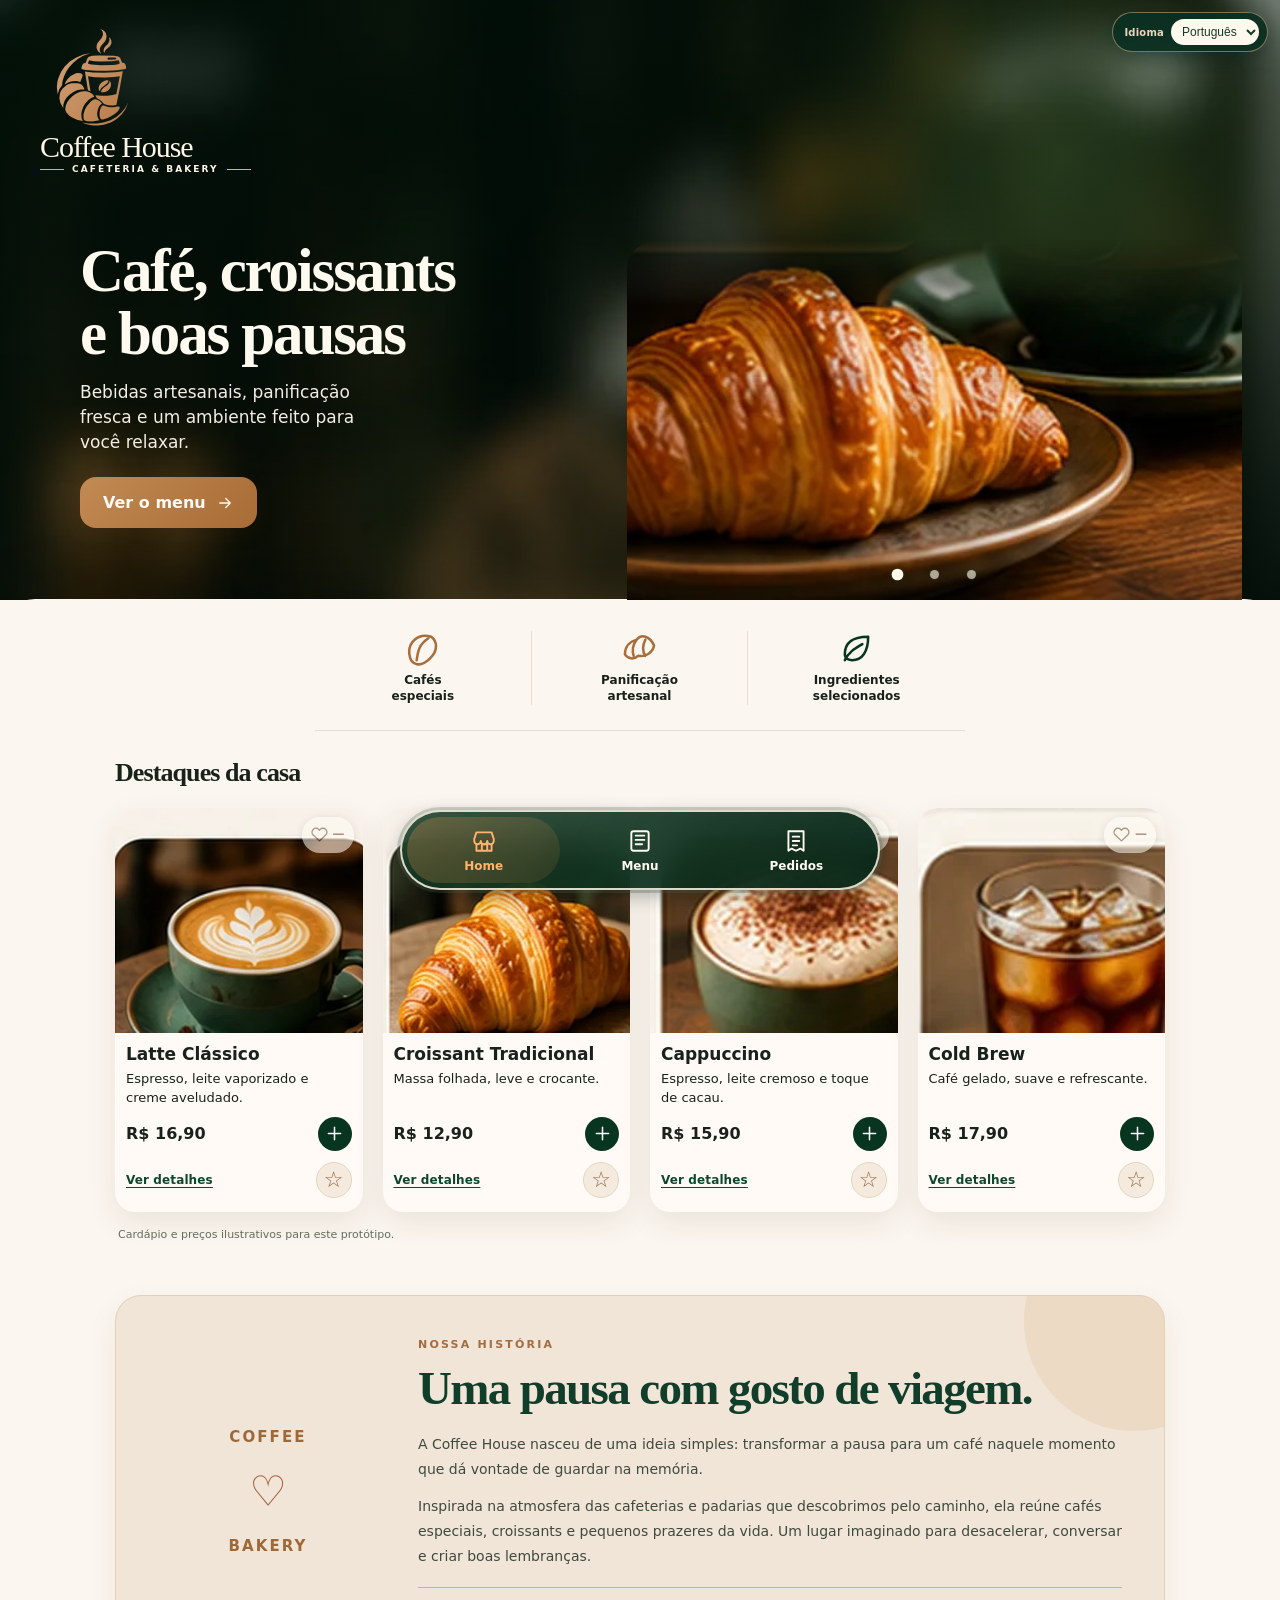
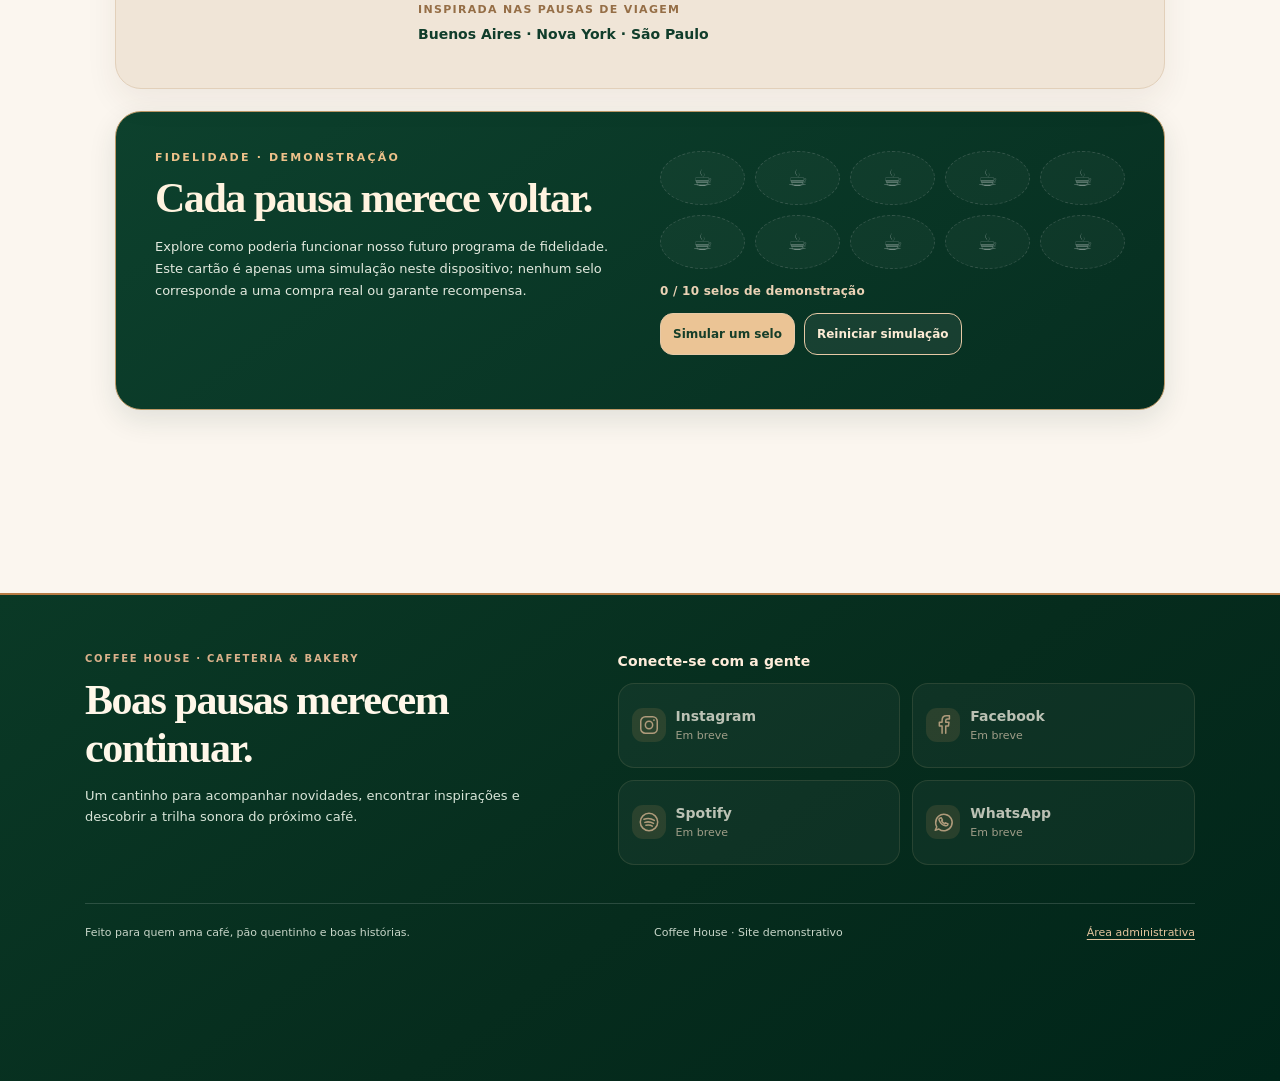
<file: index.html>
<!doctype html><html lang="pt-BR"><head><meta charset="utf-8"><meta name="viewport" content="width=device-width,initial-scale=1,viewport-fit=cover"><meta name="theme-color" content="#083321"><meta name="description" content="Coffee House — café, croissants e boas pausas. Protótipo de cafeteria e bakery."><title>Coffee House · Cafeteria & Bakery</title><meta name="robots" content="index,follow"><link rel="canonical" href="https://iamdanieldantas.github.io/coffee-shop/">
<meta property="og:type" content="website"><meta property="og:title" content="Coffee House · Cafeteria & Bakery">
<meta property="og:description" content="Café, croissants e boas pausas — explore nosso cardápio demonstrativo.">
<meta property="og:url" content="https://iamdanieldantas.github.io/coffee-shop/">
<meta property="og:image" content="https://iamdanieldantas.github.io/coffee-shop/assets/app-icon.svg">
<meta name="twitter:card" content="summary"><meta name="twitter:title" content="Coffee House">
<link rel="manifest" href="manifest.webmanifest"><meta name="apple-mobile-web-app-capable" content="yes"><meta name="apple-mobile-web-app-status-bar-style" content="default"><meta name="apple-mobile-web-app-title" content="Coffee House">
<meta name="color-scheme" content="light">
<script type="application/ld+json">{"@context":"https://schema.org","@type":"WebSite","name":"Coffee House","url":"https://iamdanieldantas.github.io/coffee-shop/","inLanguage":["pt-BR","en-US","es-AR"],"description":"Protótipo demonstrativo de cafeteria e bakery. Não recebe pedidos reais."}</script><link rel="icon" type="image/svg+xml" href="assets/logo-approved.svg"><link rel="stylesheet" href="assets/styles.css"></head><body>
<div id="app">
<div class="language-switcher"><label for="site-language" data-i18n="language.label">Idioma</label><select id="site-language" data-i18n-aria-label="language.aria" aria-label="Selecionar idioma"><option value="pt">Português</option><option value="en">English</option><option value="es">Español</option></select></div>
<section id="home" class="screen active" aria-label="Página inicial" data-i18n-aria-label="aria.home"><div class="home-hero"><div class="top-logo"><img class="brand-symbol" src="assets/logo-approved.svg" alt="Croissant e copo de café" data-i18n-alt="aria.logo"><div class="wordmark">Coffee House</div><div class="submark">CAFETERIA &amp; BAKERY</div></div><div class="home-text"><h1 class="serif" data-i18n-html="hero.title">Café, croissants<br>e boas pausas</h1><p data-i18n="hero.description">Bebidas artesanais, panificação fresca e um ambiente feito para você relaxar.</p><a class="cta" href="#menu" data-go="menu"><span data-i18n="hero.menu">Ver o menu</span> <svg class="ico " viewBox="0 0 24 24" fill="none" stroke="currentColor" stroke-width="1.75" stroke-linecap="round" stroke-linejoin="round" aria-hidden="true"><path d="M5 12h14m-6-6 6 6-6 6"/></svg></a></div><div class="hero-carousel" aria-label="Fotos de cafés e panificação" data-i18n-aria-label="aria.carousel" aria-roledescription="carrossel">
  <img class="hero-food hero-slide is-active" src="assets/photos/hero-food.webp" fetchpriority="high" decoding="async" alt="Croissant e café especial sobre a mesa" data-i18n-alt="aria.image1" aria-hidden="false">
  <img class="hero-food hero-slide" decoding="async" src="assets/photos/croissant.webp" alt="Croissant artesanal dourado" data-i18n-alt="aria.image2" aria-hidden="true">
  <img class="hero-food hero-slide" decoding="async" src="assets/photos/latte.webp" alt="Café com leite cremoso" data-i18n-alt="aria.image3" aria-hidden="true">
  <div class="hero-dots" role="group" aria-label="Escolher foto da vitrine">
    <button class="hero-dot is-active" type="button" data-carousel-index="0" aria-label="Mostrar foto 1: croissant e café" data-i18n-aria-label="aria.carousel1" aria-current="true"></button>
    <button class="hero-dot" type="button" data-carousel-index="1" aria-label="Mostrar foto 2: croissant" data-i18n-aria-label="aria.carousel2" aria-current="false"></button>
    <button class="hero-dot" type="button" data-carousel-index="2" aria-label="Mostrar foto 3: latte" data-i18n-aria-label="aria.carousel3" aria-current="false"></button>
  </div>
</div></div><div class="home-lower"><div class="content"><div class="value-trio"><div><svg class="ico " viewBox="0 0 24 24" fill="none" stroke="currentColor" stroke-width="1.75" stroke-linecap="round" stroke-linejoin="round" aria-hidden="true"><path d="M18 4C9 1 2 8 3 16s8 9 14 3 5-12 1-15Z"/><path d="M16 5c-7 5-7 9-8 15"/></svg><span data-i18n-html="hero.coffee">Cafés<br>especiais</span></div><div><svg class="ico " viewBox="0 0 24 24" fill="none" stroke="currentColor" stroke-width="1.75" stroke-linecap="round" stroke-linejoin="round" aria-hidden="true"><path d="M2 16c0-6 4-9 8-10 3-4 9-3 12 4-1 5-6 8-11 7-3 3-7 2-9-1ZM10 6c-3 4-3 8-2 11M16 6c-2 4-2 8 0 11"/></svg><span data-i18n-html="hero.bakery">Panificação<br>artesanal</span></div><div><svg class="ico " viewBox="0 0 24 24" fill="none" stroke="currentColor" stroke-width="1.75" stroke-linecap="round" stroke-linejoin="round" aria-hidden="true"><path d="M20 4C8 4 4 9 4 16c0 3 3 4 5 4 7 0 11-6 11-16ZM4 20c3-6 7-8 12-11"/></svg><span data-i18n-html="hero.ingredients">Ingredientes<br>selecionados</span></div></div><h2 class="serif section-title" id="featured-heading">Destaques da casa</h2><div class="featured-grid" id="featured"></div><p class="small-note" data-i18n="hero.note">Cardápio e preços ilustrativos para este protótipo.</p>
<section class="about-section" id="sobre-nos" aria-labelledby="about-heading">
  <div class="about-decor" aria-hidden="true"><span>COFFEE</span><span>♡</span><span>BAKERY</span></div>
  <div class="about-copy">
    <p class="about-eyebrow" data-i18n="about.eyebrow">NOSSA HISTÓRIA</p>
    <h2 id="about-heading" class="serif" data-i18n="about.heading">Uma pausa com gosto de viagem.</h2>
    <p data-i18n="about.p1">A Coffee House nasceu de uma ideia simples: transformar a pausa para um café naquele momento que dá vontade de guardar na memória.</p>
    <p data-i18n="about.p2">Inspirada na atmosfera das cafeterias e padarias que descobrimos pelo caminho, ela reúne cafés especiais, croissants e pequenos prazeres da vida. Um lugar imaginado para desacelerar, conversar e criar boas lembranças.</p>
    <div class="travel-inspirations"><p data-i18n="about.inspiration">Inspirada nas pausas de viagem</p><strong data-i18n="about.cities">Buenos Aires · Nova York · São Paulo</strong></div>
  </div>
</section>
<section id="loyalty-card" class="loyalty-card" aria-label="Cartão de fidelidade demonstrativo"></section>
</div></div></section>
<section id="menu" class="screen" aria-label="Cardápio" data-i18n-aria-label="aria.menu"><header class="banner-head"><div class="top-logo"><img class="brand-symbol" src="assets/logo-approved.svg" alt="Croissant e copo de café" data-i18n-alt="aria.logo"><div class="wordmark">Coffee House</div><div class="submark">CAFETERIA &amp; BAKERY</div></div></header><main class="content page-content"><h1 class="serif page-title" data-i18n="menu.heading">Menu</h1><p class="page-lead" data-i18n="menu.subtitle">Escolha sua bebida ou favorito da casa.</p><div class="categories" id="categories"></div><p id="likes-status" class="likes-status" aria-live="polite">Carregando curtidas...</p><div id="menu-items"></div><p class="small-note" data-i18n="menu.note">Fotos conceituais e preços demonstrativos.</p></main></section>
<section id="pedidos" class="screen" aria-label="Pedidos" data-i18n-aria-label="aria.orders"><header class="banner-head"><div class="top-logo"><img class="brand-symbol" src="assets/logo-approved.svg" alt="Croissant e copo de café" data-i18n-alt="aria.logo"><div class="wordmark">Coffee House</div><div class="submark">CAFETERIA &amp; BAKERY</div></div></header><main class="content page-content"><h1 class="serif page-title" data-i18n="orders.heading">Pedidos</h1><p class="page-lead" data-i18n="orders.subtitle">Revise seus itens antes da retirada.</p><div class="order-layout"><div id="order-list" class="panel order-list"></div><div><div id="order-summary" class="panel order-summary"></div><svg class="order-illustration" viewBox="0 0 310 195" fill="none" stroke="currentColor" stroke-width="2" stroke-linecap="round" stroke-linejoin="round" aria-hidden="true"><path d="M37 69h245v12H37zM48 81v91h219V81M49 69 72 24h173l28 45M82 69l12-45M117 69l8-45M154 69V24M192 69l-9-45M225 69l-17-45M255 69l-28-45M70 85v88M243 85v88M111 110h64v63h-64zM121 120h44v53h-44zM195 105h44v40h-44zM193 156h48M7 174h294M14 174v-40m0 0c-9-13-2-18 2-15 2-22 17-15 13-4 13-1 11 10 5 17M290 174v-31m0 0c-14-17-7-24-2-21 6-19 22-12 17 1 10-1 8 15 1 19M18 175h24v-10H18zM276 175h25v-10h-25zM78 156h26M81 155v18M102 155v18M201 162h28M205 162v11M225 162v11"/></svg></div></div></main></section>
</div>
<footer class="site-footer" aria-label="Rodapé do Coffee House" data-i18n-aria-label="aria.footer">
  <div class="site-footer-inner">
    <div class="footer-intro">
      <p class="footer-eyebrow">COFFEE HOUSE <span aria-hidden="true">·</span> CAFETERIA &amp; BAKERY</p>
      <h2 class="serif" data-i18n="footer.title">Boas pausas merecem continuar.</h2>
      <p data-i18n="footer.description">Um cantinho para acompanhar novidades, encontrar inspirações e descobrir a trilha sonora do próximo café.</p>
    </div>
    <div class="footer-social-section">
      <h3 data-i18n="footer.social">Conecte-se com a gente</h3>
      <div class="footer-social-grid" aria-label="Redes sociais e contato" data-i18n-aria-label="aria.social">
<span class="social-link is-pending" data-social="instagram">
  <span class="social-icon"><svg viewBox="0 0 24 24" fill="none" stroke="currentColor" stroke-linecap="round" stroke-linejoin="round" stroke-width="1.65" aria-hidden="true"><rect x="3" y="3" width="18" height="18" rx="5"/><circle cx="12" cy="12" r="4"/><circle cx="17.4" cy="6.6" r="1" fill="currentColor" stroke="none"/></svg></span>
  <span class="social-labels"><span class="social-name">Instagram</span><span class="social-meta" data-i18n="footer.soon">Em breve</span></span>
  <svg class="social-arrow" viewBox="0 0 24 24" fill="none" stroke="currentColor" stroke-width="1.7" aria-hidden="true"><path d="m8 16 8-8M9 8h7v7"/></svg>
</span>
<span class="social-link is-pending" data-social="facebook">
  <span class="social-icon"><svg viewBox="0 0 24 24" fill="none" stroke="currentColor" stroke-linecap="round" stroke-linejoin="round" stroke-width="1.65" aria-hidden="true"><path d="M15 21v-8h3l.5-4H15V7.1c0-1 .4-1.6 1.7-1.6H19V2h-3.2C12.1 2 11 4.3 11 7v2H8v4h3v8"/></svg></span>
  <span class="social-labels"><span class="social-name">Facebook</span><span class="social-meta" data-i18n="footer.soon">Em breve</span></span>
  <svg class="social-arrow" viewBox="0 0 24 24" fill="none" stroke="currentColor" stroke-width="1.7" aria-hidden="true"><path d="m8 16 8-8M9 8h7v7"/></svg>
</span>
<span class="social-link is-pending" data-social="spotify">
  <span class="social-icon"><svg viewBox="0 0 24 24" fill="none" stroke="currentColor" stroke-linecap="round" stroke-linejoin="round" stroke-width="1.65" aria-hidden="true"><circle cx="12" cy="12" r="9.5"/><path d="M6.5 9c4.3-1.3 8.2-.7 11.3 1.2M7.5 12.4c3.7-1.1 6.6-.5 9.4 1.1M8.6 15.5c2.8-.6 5.1-.4 7 1"/></svg></span>
  <span class="social-labels"><span class="social-name">Spotify</span><span class="social-meta" data-i18n="footer.soon">Em breve</span></span>
  <svg class="social-arrow" viewBox="0 0 24 24" fill="none" stroke="currentColor" stroke-width="1.7" aria-hidden="true"><path d="m8 16 8-8M9 8h7v7"/></svg>
</span>
<span class="social-link is-pending" data-social="whatsapp">
  <span class="social-icon"><svg viewBox="0 0 24 24" fill="none" stroke="currentColor" stroke-linecap="round" stroke-linejoin="round" stroke-width="1.65" aria-hidden="true"><path d="M5.2 17.4 3.5 21l4-1.3A9 9 0 1 0 4 13c0 1.6.4 3 1.2 4.4Z"/><path d="M8 8.1c-.5.5-.5 1.3-.1 2.2 1.3 3 3.6 5.1 6.7 5.8 1 .2 2-.1 2.4-.7l.5-1.2-2.7-1.3-.8 1c-1.6-.6-2.7-1.6-3.5-3.1l.9-.8L10 7.3Z"/></svg></span>
  <span class="social-labels"><span class="social-name">WhatsApp</span><span class="social-meta" data-i18n="footer.soon">Em breve</span></span>
  <svg class="social-arrow" viewBox="0 0 24 24" fill="none" stroke="currentColor" stroke-width="1.7" aria-hidden="true"><path d="m8 16 8-8M9 8h7v7"/></svg>
</span>
      </div>
    </div>
    <div class="footer-bottom">
      <span data-i18n="footer.motto">Feito para quem ama café, pão quentinho e boas histórias.</span>
      <span data-i18n="footer.demo">Coffee House · Site demonstrativo</span><a href="admin.html" class="footer-admin" data-i18n="admin.link">Área administrativa</a>
    </div>
  </div>
</footer>
<nav class="bottom-wrap" aria-label="Navegação principal" data-i18n-aria-label="aria.navigation"><div class="bottom"><a class="nav-btn active" data-go="home" href="#home" aria-current="page"><svg class="ico " viewBox="0 0 24 24" fill="none" stroke="currentColor" stroke-width="1.75" stroke-linecap="round" stroke-linejoin="round" aria-hidden="true"><path d="m3 10 2-6h14l2 6v2a3 3 0 0 1-6 0 3 3 0 0 1-6 0 3 3 0 0 1-6 0v-2Z"/><path d="M5 15v6h14v-6M10 21v-6h5v6"/></svg><span data-i18n="nav.home">Home</span></a><a class="nav-btn" data-go="menu" href="#menu"><svg class="ico " viewBox="0 0 24 24" fill="none" stroke="currentColor" stroke-width="1.75" stroke-linecap="round" stroke-linejoin="round" aria-hidden="true"><rect x="4" y="3" width="16" height="18" rx="2"/><path d="M8 7h8M8 11h8M8 15h6"/></svg><span data-i18n="nav.menu">Menu</span></a><a class="nav-btn" data-go="pedidos" href="#pedidos"><svg class="ico " viewBox="0 0 24 24" fill="none" stroke="currentColor" stroke-width="1.75" stroke-linecap="round" stroke-linejoin="round" aria-hidden="true"><path d="M5 3h14v18l-3-2-4 2-4-2-3 2V3Z"/><path d="M9 8h6M9 12h6M9 16h4"/></svg><span data-i18n="nav.orders">Pedidos</span><span class="cart-badge" id="cart-badge" hidden>0</span></a></div></nav>
<div class="toast" id="toast" role="status" aria-live="polite"></div><div class="overlay" id="checkout-modal" role="dialog" aria-modal="true" aria-labelledby="dialog-heading"><div class="dialog"><div class="success"><svg class="ico " viewBox="0 0 24 24" fill="none" stroke="currentColor" stroke-width="1.75" stroke-linecap="round" stroke-linejoin="round" aria-hidden="true"><path d="m5 12 5 5L20 7"/></svg></div><h2 id="dialog-heading" class="serif" data-i18n="modal.title">Pedido simulado!</h2><p data-i18n="modal.message">Esta é uma demonstração. Nenhum pedido foi enviado à loja e nenhum pagamento foi realizado.</p><button id="close-modal" class="confirm" type="button" data-i18n="modal.close">Voltar para o café</button></div></div>
<script src="assets/i18n.js"></script><script src="assets/likes-config.js"></script><script src="assets/likes.js"></script><script src="assets/app.js"></script><script src="assets/social-config.js"></script><script src="assets/social-footer.js"></script><script src="assets/experience.js"></script><script src="assets/catalog.js"></script><script src="assets/loyalty.js"></script><script defer src="assets/pwa.js"></script></body></html>
</file>
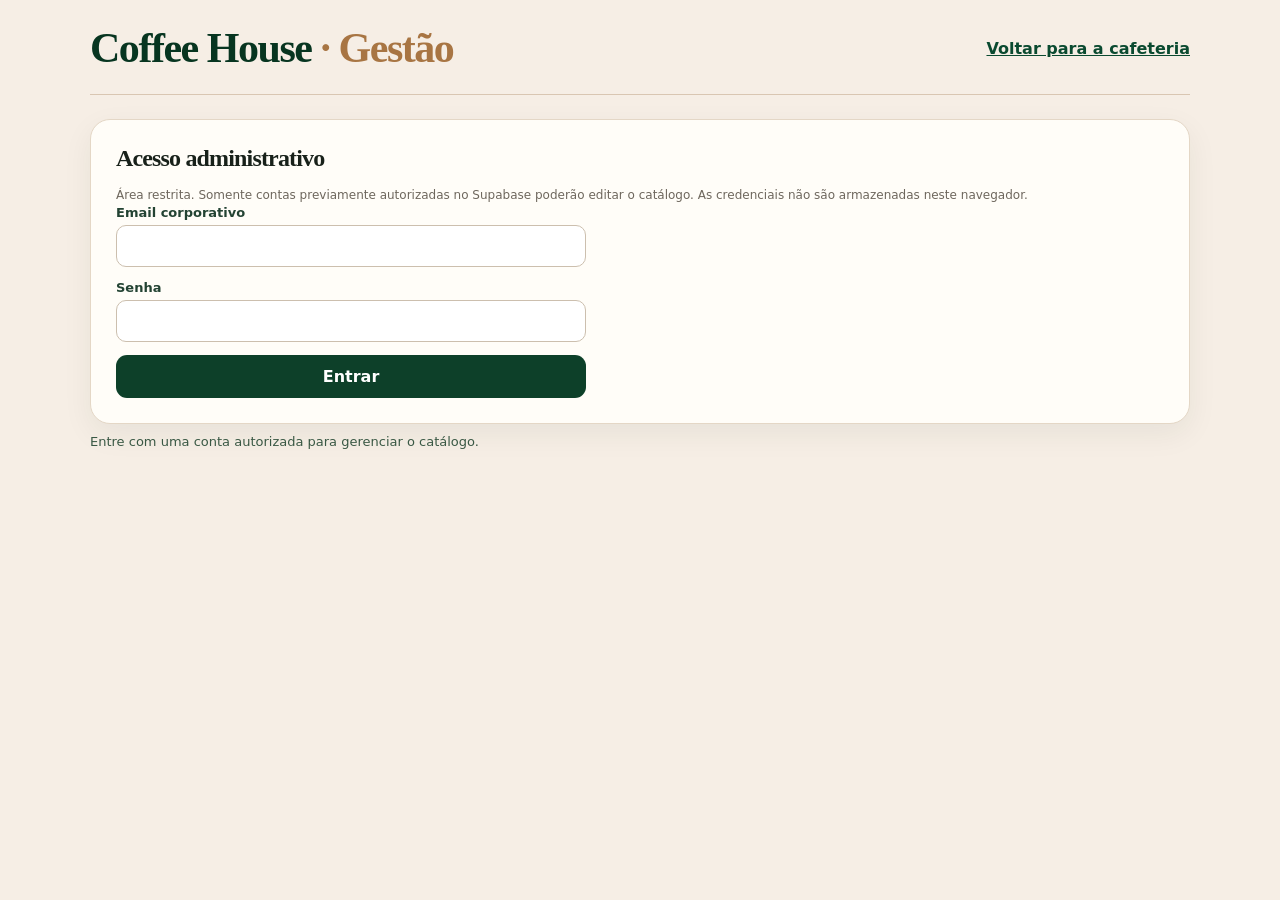
<file: admin.html>
<!doctype html>
<html lang="pt-BR"><head><meta charset="utf-8"><meta name="viewport" content="width=device-width,initial-scale=1">
<meta name="robots" content="noindex,nofollow"><meta name="theme-color" content="#083321">
<title>Coffee House · Administração</title>
<link rel="icon" href="assets/app-icon.svg" type="image/svg+xml">
<link rel="stylesheet" href="assets/styles.css">
<style>
.admin-body{min-height:100vh;background:#f6eee5;padding:24px 18px 60px}
.admin-shell{max-width:1100px;margin:0 auto}
.admin-head{display:flex;justify-content:space-between;flex-wrap:wrap;gap:16px;align-items:center;padding-bottom:22px;border-bottom:1px solid #d9c6b2}
.admin-head h1{color:#073520;font-size:clamp(26px,5vw,42px)}
.admin-head a{color:#0a4a30;font-weight:700}
.admin-panel{background:#fffdf8;border:1px solid #e4d7c6;border-radius:20px;padding:25px;margin-top:24px;box-shadow:0 10px 30px #11311d10}
.admin-form{display:grid;gap:13px;max-width:470px}
.admin-form label,.admin-fields label{font-size:13px;font-weight:700;color:#234333;display:flex;flex-direction:column;gap:5px}
.admin-form input,.admin-fields input,.admin-fields select,.admin-fields textarea{width:100%;min-height:42px;border:1px solid #ccbfae;border-radius:10px;padding:9px 10px;font:inherit;color:#24392a;background:#fff}
.admin-fields textarea{min-height:76px;resize:vertical}
.admin-form button,.admin-actions button{border:0;padding:12px 18px;background:#0d4029;color:white;border-radius:11px;font-weight:750}
.admin-layout{display:grid;grid-template-columns:260px 1fr;gap:20px;margin-top:20px}
.admin-list{display:grid;align-content:start;gap:6px;max-height:650px;overflow:auto}
.admin-list button{padding:11px;border-radius:10px;background:#f6efe6;text-align:left;border:1px solid #e6d6c6;color:#173a27}
.admin-list button[aria-current="true"]{background:#d8e5d8;border-color:#236043}
.admin-fields{display:grid;grid-template-columns:repeat(2,minmax(0,1fr));gap:13px}
.admin-fields .wide{grid-column:1/-1}
.admin-actions{display:flex;gap:10px;flex-wrap:wrap;margin-top:18px}
.admin-actions button.secondary{background:#f0e5d6;color:#143d28;border:1px solid #dbc7b1}
.admin-status{font-size:13px;line-height:1.6;color:#395844;padding:8px 0}
.admin-security{margin-top:14px;font-size:12px;line-height:1.6;color:#6e675d}
.admin-pricing{font-variant-numeric:tabular-nums}
@media(max-width:760px){.admin-layout{grid-template-columns:1fr}.admin-list{grid-template-columns:repeat(2,minmax(0,1fr));max-height:280px}.admin-fields{grid-template-columns:1fr}}
</style>
</head><body class="admin-body"><main class="admin-shell">
<header class="admin-head"><h1 class="serif">Coffee House <span style="color:#a87543">· Gestão</span></h1><a href="./">Voltar para a cafeteria</a></header>
<section id="admin-login" class="admin-panel" aria-labelledby="login-heading">
<h2 id="login-heading" class="serif">Acesso administrativo</h2>
<p class="admin-security">Área restrita. Somente contas previamente autorizadas no Supabase poderão editar o catálogo. As credenciais não são armazenadas neste navegador.</p>
<form id="admin-login-form" class="admin-form"><label>Email corporativo<input id="admin-email" type="email" autocomplete="username" required></label>
<label>Senha<input id="admin-password" type="password" autocomplete="current-password" required></label>
<button type="submit">Entrar</button></form></section>
<section id="admin-workspace" class="admin-panel" hidden aria-labelledby="admin-heading">
<h2 id="admin-heading" class="serif">Catálogo e popularidade</h2>
<p class="admin-security">Edite preços, disponibilidade, traduções e fotos disponíveis. Novos produtos entram no cardápio após salvar. O sistema não recebe pedidos nem pagamentos reais.</p>
<div class="admin-actions"><button type="button" id="admin-new">Novo produto</button><button type="button" class="secondary" id="admin-refresh">Atualizar</button><button type="button" class="secondary" id="admin-logout">Sair</button></div>
<div id="admin-analytics" class="admin-status" aria-live="polite"></div>
<div class="admin-layout"><div id="admin-list" class="admin-list" aria-label="Produtos"></div>
<form id="admin-editor" class="admin-editor" aria-label="Editor do produto"><div class="admin-fields">
<label>ID do produto <input id="edit-id" name="product_id" pattern="[a-z][a-z0-9-]{1,39}" required maxlength="40"></label>
<label>Preço (R$)<input id="edit-price" name="price_brl" type="number" step=".01" min="1" max="1000" required></label>
<label>Categoria <select id="edit-category" name="category"><option value="bebidas">Bebidas</option><option value="padaria">Padaria</option><option value="doces">Doces</option><option value="salgados">Salgados</option></select></label>
<label>Foto local <select id="edit-image" name="image_key"><option value="espresso">Espresso</option><option value="latte">Latte</option><option value="cappuccino">Cappuccino</option><option value="coldbrew">Cold brew</option><option value="croissant">Croissant</option><option value="hero-food">Café e croissant</option><option value="bokeh">Ambiente</option></select></label>
<label class="wide">Nome em português<input name="name_pt" maxlength="90" required></label>
<label class="wide">Descrição em português<textarea name="desc_pt" maxlength="240" required></textarea></label>
<label class="wide">English name<input name="name_en" maxlength="90" required></label>
<label class="wide">English description<textarea name="desc_en" maxlength="240" required></textarea></label>
<label class="wide">Nombre en español<input name="name_es" maxlength="90" required></label>
<label class="wide">Descripción en español<textarea name="desc_es" maxlength="240" required></textarea></label>
<label class="wide"><span>Disponível no cardápio <input name="active" type="checkbox" checked style="width:auto;min-height:auto"></span></label>
</div><div class="admin-actions"><button type="submit">Salvar alterações</button></div></form></div>
</section>
<p id="admin-status" class="admin-status" role="status" aria-live="polite">Entre com uma conta autorizada para gerenciar o catálogo.</p>
</main><script src="assets/likes-config.js"></script><script src="assets/admin.js"></script></body></html>
</file>
<file: assets/styles.css>
:root{--forest:#073520;--forest2:#002919;--forest3:#0e3b27;--copper:#b77b45;--copperlight:#dfab77;--cream:#fbf6ef;--cream2:#f3e9de;--white:#fffdf9;--ink:#18211a;--muted:#51574e;--line:#e9ddd0;--shadow:0 11px 30px rgba(55,32,18,.085)}
*{box-sizing:border-box}html{scroll-behavior:smooth}body{margin:0;color:var(--ink);background:var(--cream);font-family:system-ui,-apple-system,BlinkMacSystemFont,"Segoe UI",sans-serif;-webkit-font-smoothing:antialiased}button,input{font:inherit}button{cursor:pointer}button:focus-visible,input:focus-visible{outline:3px solid #b77b45;outline-offset:3px}button:disabled{cursor:not-allowed;opacity:.6}img{display:block;object-fit:cover}svg{flex-shrink:0}.ico{width:24px;height:24px}h1,h2,h3,p{margin:0}.serif{font-family:Georgia,"Times New Roman",serif;letter-spacing:-.035em;font-weight:700}#app{width:100%;min-height:100svh;overflow:hidden}.screen{display:none;animation:fade .22s ease both;min-height:100svh;padding-bottom:calc(120px + env(safe-area-inset-bottom))}.screen.active{display:block}@keyframes fade{from{opacity:.4;transform:translateY(5px)}to{opacity:1;transform:none}}.content{max-width:1120px;margin:0 auto;padding-left:20px;padding-right:20px}.top-logo{display:flex;flex-direction:column;align-items:center;gap:2px;color:#fff6e8;text-align:center}.top-logo .brand-symbol{display:block;width:105px;height:105px;object-fit:contain;overflow:visible;transform:none}.wordmark{font:500 30px/1 Georgia,serif;letter-spacing:-.035em}.submark{display:flex;align-items:center;gap:8px;font-size:9px;letter-spacing:.23em;font-weight:700}.submark:before,.submark:after{content:"";height:1px;width:24px;background:var(--copperlight)}.banner-head{background:radial-gradient(circle at 60% 0%,#15543b 0,var(--forest) 38%,var(--forest2) 95%);height:180px;border-radius:0 0 49% 49%/0 0 24px 24px;display:flex;align-items:center;justify-content:center;position:relative;z-index:1;padding-top:5px}.page-title{font-size:38px;line-height:1.05;margin-bottom:10px}.page-lead{font-size:15px;color:#202923;line-height:1.42;margin-bottom:24px}.panel{background:var(--white);border-radius:24px;box-shadow:var(--shadow)}
/* Home */
.home-hero{background:radial-gradient(circle at 83% 26%,rgba(69,99,52,.48),transparent 27%),linear-gradient(145deg,rgba(0,19,10,.82),rgba(0,21,12,.4) 53%,rgba(0,12,7,.96)),url('photos/bokeh.webp') center/cover;min-height:620px;color:#fffaf0;position:relative;overflow:hidden;padding-top:25px}.home-hero .top-logo{position:relative;z-index:2}.home-text{position:relative;z-index:2;margin:80px 28px 0;max-width:440px}.home-text h1{font-size:clamp(38px,9.7vw,56px);line-height:1.04;margin-bottom:14px}.home-text p{font-size:16px;line-height:1.46;max-width:290px;color:#f4ede5}.cta{display:inline-flex;align-items:center;justify-content:center;gap:10px;background:linear-gradient(135deg,#c28a54,#a86c35);color:#fffaf4;border:0;border-radius:16px;padding:16px 23px;font-weight:750;margin-top:23px;box-shadow:0 5px 20px rgba(60,32,8,.19)}.cta .ico{width:18px;height:18px}.hero-food{position:relative;z-index:1;width:min(100%,540px);margin:-4px auto -5px;display:block;height:195px;object-fit:cover;object-position:center 43%;mask-image:linear-gradient(to bottom,transparent 0%,#000 22%,#000 98%)}.hero-dots{display:flex;justify-content:center;gap:7px;position:relative;z-index:3;margin:-4px 0 40px}.hero-dots span{width:8px;height:8px;border-radius:50%;background:#ffffff65}.hero-dots span:first-child{background:#fff6e8}.home-lower{margin-top:-1px;position:relative;border-radius:35px 35px 0 0;background:var(--cream);padding:26px 0 60px}.value-trio{display:grid;grid-template-columns:repeat(3,1fr);text-align:center;gap:0;padding:6px 0 25px;margin-bottom:27px;border-bottom:1px solid var(--line)}.value-trio>div{display:flex;flex-direction:column;align-items:center;gap:7px;font-size:12px;font-weight:650;line-height:1.32;padding:0 7px;border-right:1px solid var(--line)}.value-trio>div:last-child{border-right:0}.value-trio .ico{color:#a86e3b;width:35px;height:35px}.value-trio>div:last-child .ico{color:var(--forest)}.section-title{font-size:26px;margin:8px 0 20px}.featured-grid{display:grid;grid-template-columns:1fr 1fr;gap:13px}.featured{overflow:hidden;border-radius:20px;background:#fffaf5;box-shadow:var(--shadow);display:flex;flex-direction:column}.featured img{width:100%;aspect-ratio:1.12;object-fit:cover}.featured-body{padding:11px 11px 14px;display:flex;flex:1;flex-direction:column}.featured h3{font-size:14px;line-height:1.28}.featured p{font-size:11px;line-height:1.4;margin:5px 0 10px;flex:1}.price-row{display:flex;align-items:center;justify-content:space-between;gap:5px}.price{font-weight:760}.round-add{border:0;border-radius:50%;width:34px;height:34px;background:var(--forest);color:#fff;display:grid;place-items:center;transition:transform .12s}.round-add:active{transform:scale(.92)}.round-add .ico{width:21px;height:21px}
/* Menu */
.page-content{padding-top:19px}.categories{display:grid;grid-template-columns:repeat(4,minmax(0,1fr));gap:7px;margin-bottom:28px}.category{border:1px solid #f0e7dd;background:#fffaf4;color:#1e2420;border-radius:19px;min-height:99px;padding:12px 3px;display:flex;flex-direction:column;gap:9px;align-items:center;justify-content:center;box-shadow:0 5px 13px rgba(56,34,19,.035);font-size:12px;font-weight:650}.category .ico{width:31px;height:31px;color:#a86a37}.category.selected{background:linear-gradient(150deg,#0f4a2e,#002c1a);color:white;border-color:#0a3624;box-shadow:0 8px 20px #0a33201e}.category.selected .ico{color:white}.menu-section{margin-bottom:27px}.menu-section h2{font-size:25px;margin:0 0 13px}.menu-items{display:grid;grid-template-columns:1fr;gap:12px}.product{background:#fffcf8;border-radius:22px;padding:12px;display:grid;grid-template-columns:105px minmax(0,1fr) 37px;align-items:center;gap:13px;box-shadow:var(--shadow)}.product img{width:105px;height:105px;border-radius:15px}.product h3{font-size:14px;line-height:1.3;font-weight:760}.product p{font-size:12px;line-height:1.35;margin:4px 0 8px;color:#353832}.product strong{font-size:15px}.product .round-add{align-self:end;margin-bottom:3px}.small-note{font-size:11px;color:#666e62;margin:16px 3px 0}
/* Orders */
.order-list{padding:5px 16px}.order-row{display:grid;grid-template-columns:79px minmax(0,1fr) auto;gap:11px;align-items:center;padding:18px 0;border-bottom:1px solid var(--line)}.order-row:last-child{border:0}.order-row img{width:78px;height:78px;border-radius:14px}.order-row h3{font-size:13px;font-weight:760;line-height:1.35}.order-row p{font-size:13px;margin-top:7px}.quantity{display:flex;align-items:center;background:#f5eee5;border:1px solid #e2d5c7;border-radius:99px;gap:10px}.quantity button{border:0;background:transparent;width:27px;height:29px;display:grid;place-items:center;border-radius:50%}.quantity button .ico{width:17px;height:17px}.quantity span{font-size:13px;font-weight:750;min-width:8px;text-align:center}.order-summary{padding:17px 17px 18px;margin-top:17px}.summary-line{display:flex;align-items:center;justify-content:space-between;font-size:14px;gap:10px;margin-bottom:19px}.coupon-trigger{border:0;border-radius:13px;width:100%;background:#e7ecdf;display:flex;align-items:center;justify-content:space-between;padding:13px 12px;color:#1c3729;font-size:13px;margin:2px 0 17px}.coupon-trigger .ico:first-child{width:23px;height:23px}.coupon-trigger .ico:last-child{width:18px;height:18px}.coupon-left{display:flex;align-items:center;gap:10px}.coupon-body{display:none;gap:8px;margin:-6px 0 16px}.coupon-body.open{display:flex}.coupon-body input{border:1px solid #ded4c6;border-radius:10px;background:white;padding:12px;flex:1;min-width:0;outline-color:var(--forest)}.coupon-body button{border:0;border-radius:10px;background:#18442c;color:white;font-weight:650;padding:0 13px}.coupon-error{font-size:12px;color:#a34a28;margin:-7px 0 12px;display:none}.total-line{padding:13px 0 17px;border-top:1px solid var(--line);display:flex;align-items:center;justify-content:space-between;font-size:21px;font-weight:790}.confirm{border:0;background:linear-gradient(110deg,#07532f,#002d1b);color:white;border-radius:16px;width:100%;padding:17px 12px;display:flex;align-items:center;justify-content:center;gap:13px;font-weight:750;font-size:14px}.confirm .ico{width:22px;height:22px}.empty{text-align:center;padding:38px 15px;color:#384739}.empty .ico{height:45px;width:45px;color:var(--forest)}.empty h3{font-size:20px;margin:12px 0 8px}.empty p{font-size:13px;line-height:1.5}.order-illustration{display:block;max-width:310px;width:85%;margin:23px auto 20px;color:#50765d;opacity:.63}
/* Bottom navigation */
.bottom-wrap{position:fixed;z-index:50;bottom:calc(10px + env(safe-area-inset-bottom));left:50%;transform:translateX(-50%);width:min(calc(100% - 22px),470px);padding:5px;border-radius:100px;border:2px solid rgba(237,232,215,.92);background:linear-gradient(125deg,rgba(22,61,39,.86),rgba(4,37,22,.94));box-shadow:0 6px 18px #05140e4a,0 0 0 3px #5f746246;backdrop-filter:blur(18px);-webkit-backdrop-filter:blur(18px)}.bottom{display:grid;grid-template-columns:repeat(3,minmax(0,1fr));gap:3px}.nav-btn{border:0;background:transparent;color:#fffaf2;min-height:66px;border-radius:100px;display:flex;align-items:center;justify-content:center;flex-direction:column;gap:5px;position:relative;font-size:12px;font-weight:640}.nav-btn .ico{width:26px;height:26px}.nav-btn.active{color:#ffb36d;background:linear-gradient(130deg,rgba(196,135,73,.36),rgba(153,107,57,.16))}.cart-badge{position:absolute;top:4px;left:calc(50% + 13px);font-size:11px;background:#fff5e9;border-radius:100%;color:#24352a;min-width:20px;height:20px;display:grid;place-items:center;font-weight:800;border:1px solid #cbbba5}.cart-badge[hidden]{display:none}
.toast{position:fixed;z-index:80;left:50%;transform:translateX(-50%) translateY(18px);opacity:0;bottom:calc(94px + env(safe-area-inset-bottom));background:#173c29;color:white;padding:12px 20px;box-shadow:0 10px 30px #001b1660;border-radius:100px;font-size:13px;white-space:nowrap;pointer-events:none;transition:all .2s}.toast.show{transform:translateX(-50%) translateY(0);opacity:1}.overlay{position:fixed;inset:0;z-index:100;background:#00190ec9;display:none;align-items:center;justify-content:center;padding:16px;backdrop-filter:blur(4px)}.overlay.show{display:flex}.dialog{background:var(--cream);border-radius:27px;width:min(100%,390px);text-align:center;padding:30px 25px}.dialog .success{width:65px;height:65px;border-radius:50%;background:#e0ecda;display:grid;place-items:center;color:#145132;margin:auto auto 15px}.dialog .success .ico{width:35px;height:35px}.dialog h2{font-size:29px}.dialog p{font-size:14px;line-height:1.5;margin:10px 0 20px;color:#485148}
@media(min-width:760px){.banner-head{height:198px}.page-content{padding-top:30px}.page-title{font-size:46px}.content{padding-left:35px;padding-right:35px}.home-hero{min-height:600px}.home-hero .top-logo{margin-left:40px;align-items:flex-start}.home-text{margin:65px max(6%,calc((100vw - 1120px)/2)) 0}.home-text h1{font-size:61px}.home-text p{font-size:17px}.hero-food{width:48%;height:360px;position:absolute;right:3%;bottom:0;object-fit:cover;border-radius:30px 30px 0 0;mask-image:linear-gradient(to bottom,transparent,#000 18%)}.hero-dots{position:absolute;bottom:1px;left:50%}.home-lower{border-radius:35px 35px 0 0}.value-trio{max-width:650px;margin-left:auto;margin-right:auto}.featured-grid{grid-template-columns:repeat(4,1fr);gap:20px}.featured img{aspect-ratio:1.1}.featured h3{font-size:17px}.featured p{font-size:13px}.categories{max-width:650px;gap:12px}.menu-items{grid-template-columns:repeat(2,minmax(0,1fr));gap:16px}.product{grid-template-columns:105px minmax(0,1fr) 37px}.order-layout{display:grid;grid-template-columns:minmax(0,1.3fr) minmax(300px,.9fr);gap:25px;align-items:start}.order-summary{margin-top:0}.order-illustration{width:225px}.bottom-wrap{width:480px}}
@media(max-width:350px){.product{grid-template-columns:84px minmax(0,1fr) 32px;gap:8px;padding:9px}.product img{width:84px;height:84px}.category{font-size:11px}.order-row{grid-template-columns:62px minmax(0,1fr);row-gap:6px}.order-row img{width:62px;height:62px}.quantity{grid-column:2;justify-self:start}.top-logo .brand-symbol{width:82px}.wordmark{font-size:26px}}
@media(prefers-reduced-motion:reduce){*,*:before,*:after{animation:none!important;transition:none!important;scroll-behavior:auto!important}}

/* Native anchor navigation: reliable for iOS/Safari, including local file previews. */
.nav-btn{text-decoration:none;touch-action:manipulation;-webkit-tap-highlight-color:transparent;user-select:none}
.nav-btn:focus-visible{outline:3px solid #d59a60;outline-offset:2px}
@supports selector(body:has(.screen:target)) {
  html:not(.js-ready) body:has(.screen:target) .screen{display:none !important}
  html:not(.js-ready) body:has(.screen:target) .screen:target{display:block !important}
  html:not(.js-ready) body:has(#menu:target) .bottom-wrap [data-go="home"],
  html:not(.js-ready) body:has(#pedidos:target) .bottom-wrap [data-go="home"]{color:#fffaf2;background:transparent}
  html:not(.js-ready) body:has(#menu:target) .bottom-wrap [data-go="menu"],
  html:not(.js-ready) body:has(#pedidos:target) .bottom-wrap [data-go="pedidos"],
  html:not(.js-ready) body:has(#home:target) .bottom-wrap [data-go="home"]{color:#ffb36d;background:linear-gradient(130deg,rgba(196,135,73,.36),rgba(153,107,57,.16))}
}

/* Carousel: one real photo at a time, active dot and manual/swipe controls. */
.hero-carousel{position:relative;z-index:1;width:min(100%,540px);height:195px;margin:-4px auto -5px;overflow:hidden;mask-image:linear-gradient(to bottom,transparent 0%,#000 22%,#000 98%)}
.hero-carousel .hero-food{position:absolute;inset:0;width:100%;height:100%;margin:0;display:block;object-fit:cover;object-position:center 43%;border-radius:0;mask-image:none;opacity:0;transition:opacity .4s ease;pointer-events:none}
.hero-carousel .hero-food.is-active{opacity:1}
.hero-carousel .hero-dots{position:absolute;z-index:4;left:0;right:0;bottom:7px;display:flex;justify-content:center;gap:3px;margin:0}
.hero-carousel .hero-dot{border:0;appearance:none;background:transparent;width:34px;height:34px;display:grid;place-items:center;padding:0;cursor:pointer;touch-action:manipulation}
.hero-carousel .hero-dot::after{content:"";width:9px;height:9px;border-radius:50%;background:#fff8e9a0;box-shadow:0 0 0 1px #13402760;transition:transform .2s ease,background .2s ease}
.hero-carousel .hero-dot.is-active::after{background:#fff8e9;transform:scale(1.3)}
.hero-carousel .hero-dot:focus-visible{outline:2px solid #fff5df;outline-offset:0;border-radius:100px}
.cta{text-decoration:none}
@media(min-width:760px){.hero-carousel{width:48%;height:360px;position:absolute;right:3%;bottom:0;margin:0;mask-image:linear-gradient(to bottom,transparent,#000 18%);border-radius:30px 30px 0 0}.hero-carousel .hero-food{height:100%;width:100%;right:auto;bottom:auto;object-fit:cover;mask-image:none}.hero-carousel .hero-dots{left:0;bottom:9px;position:absolute}}
@media(prefers-reduced-motion:reduce){.hero-carousel .hero-food{transition:none}.hero-carousel .hero-dot::after{transition:none}}

/* Curtidas: acessíveis por teclado, sem inventar contagens quando offline. */
.like-button{display:inline-flex;align-items:center;justify-content:center;gap:5px;min-height:32px;padding:4px 8px;border:1px solid #e5d9cb;border-radius:99px;background:#fffaf4;color:#74563c;font-size:12px;line-height:1.1;font-weight:750;cursor:pointer;white-space:nowrap;touch-action:manipulation}
.like-button .like-icon{width:17px;height:17px;flex-shrink:0;transition:transform .15s}
.like-button:hover:not(:disabled) .like-icon{transform:scale(1.12)}
.like-button.is-liked{color:#b85154;border-color:#e7c5c3;background:#fff1ef}
.like-button.is-liked .like-icon{fill:currentColor}
.like-button:disabled{opacity:.58;cursor:not-allowed}
.like-button:focus-visible,.menu-sort button:focus-visible{outline:3px solid var(--copper);outline-offset:3px}
.featured{position:relative}
.featured>.like-button{position:absolute;top:9px;right:9px;border-color:#fff7;box-shadow:0 2px 10px #08180833;background:#fffaf4ed;min-width:48px;min-height:36px}
.featured>.like-button.is-liked{background:#fff1ef}
.product .like-button{display:flex;max-width:max-content;margin-top:9px}
.likes-status{font-size:12px;line-height:1.45;color:var(--muted);margin:-8px 0 18px}
.menu-sort{display:flex;align-items:center;justify-content:space-between;gap:12px;margin:0 3px 18px;font-size:12px;color:var(--muted)}
.menu-sort button{border:1px solid #d6c6b7;background:#fffaf4;color:var(--forest);padding:9px 13px;border-radius:99px;font-size:12px;font-weight:730;cursor:pointer}
.menu-sort button[aria-pressed="true"]{background:var(--forest);color:#fff}
.menu-sort button:disabled{opacity:.5;cursor:not-allowed}

/* One consistent, accessible - quantity + control for Home highlights and Menu. */
.product{grid-template-columns:105px minmax(0,1fr)}
.product-info{min-width:0}
.product-price-row{display:flex;align-items:center;justify-content:space-between;flex-wrap:wrap;gap:8px 10px}
.product-qty-slot{display:flex;align-items:center;flex:none}
.product-qty-slot .round-add{align-self:auto;margin:0}
.product-qty-slot .round-add[hidden],.product-qty-slot .qty-picker[hidden]{display:none!important}
.qty-picker{display:inline-flex;align-items:center;justify-content:space-between;gap:2px;border-radius:99px;border:1px solid #d7c7b5;background:#f4eee6;color:var(--forest);min-height:36px;padding:2px;white-space:nowrap;touch-action:manipulation}
.qty-picker button{border:0;background:transparent;display:grid;place-items:center;width:31px;height:30px;color:inherit;border-radius:50%;padding:0;flex:none}
.qty-picker button:active{background:#e9dcd0}
.qty-picker button:focus-visible{outline:2px solid var(--copper);outline-offset:1px}
.qty-picker button:disabled{opacity:.35;cursor:not-allowed}
.qty-picker button .ico{width:17px;height:17px}
.qty-picker output{min-width:22px;text-align:center;font-size:14px;font-weight:800;font-variant-numeric:tabular-nums}
.featured .price-row{flex-wrap:wrap;gap:8px 5px}
.featured .product-qty-slot{margin-left:auto}
.product .like-button{margin-top:10px}
@media(max-width:350px){.product{grid-template-columns:84px minmax(0,1fr)}.product-price-row{gap:8px 4px}}

/* Footer social and contact section: visible on Home, Menu and Pedidos. */
.site-footer{position:relative;background:linear-gradient(145deg,#0a3926 0%,#062c1d 55%,#002519 100%);color:#fff7e9;border-top:2px solid var(--copper);padding:43px 20px calc(136px + env(safe-area-inset-bottom));}
.site-footer-inner{max-width:1110px;margin:0 auto}
.footer-eyebrow{font-size:10px;letter-spacing:.17em;font-weight:800;color:#dab18b}
.footer-intro h2{font-size:clamp(27px,5vw,42px);line-height:1.14;margin:13px 0 12px;max-width:520px}
.footer-intro>p:last-child{max-width:480px;color:#d8e5d8;line-height:1.65;font-size:13px}
.footer-social-section{margin-top:32px}
.footer-social-section h3{font-size:14px;letter-spacing:.01em;font-weight:750;margin-bottom:14px;color:#ffeddb}
.footer-social-grid{display:grid;grid-template-columns:repeat(2,minmax(0,1fr));gap:10px}
.social-link{min-width:0;min-height:78px;border:1px solid #d9bd912e;border-radius:16px;background:#ffffff0d;padding:12px 10px;display:flex;align-items:center;gap:10px;color:#fff9ed;text-decoration:none}
.social-link .social-icon{width:34px;height:34px;flex:none;display:grid;place-items:center;border-radius:11px;background:#d59a6030;color:#eec49e}
.social-link .social-icon svg{width:22px;height:22px}
.social-labels{display:flex;flex-direction:column;gap:5px;min-width:0}
.social-name{font-size:12px;font-weight:750;white-space:nowrap}
.social-meta{font-size:10px;color:#d8c7b0;white-space:nowrap}
.social-arrow{margin-left:auto;width:15px;height:15px;opacity:0;flex:none}
.social-link.is-pending{opacity:.73;cursor:default}
.social-link.is-ready{border-color:#d6b88965;background:#ffffff14;transition:background .16s,border-color .16s,transform .16s}
.social-link.is-ready .social-arrow{opacity:.85}
.social-link.is-ready:hover{background:#e4b17a25;border-color:#f4c89d;transform:translateY(-2px)}
.social-link.is-ready:focus-visible{outline:3px solid #f2b97a;outline-offset:3px}
.footer-bottom{border-top:1px solid #ffffff25;margin-top:29px;padding-top:20px;display:flex;flex-wrap:wrap;gap:8px 18px;justify-content:space-between;color:#c7d5c8;font-size:11px;line-height:1.6}
@media(min-width:760px){.site-footer{padding:58px 36px 140px}.site-footer-inner{display:grid;grid-template-columns:minmax(0,.9fr) minmax(430px,1.1fr);gap:30px 60px}.footer-social-section{margin:0}.footer-social-grid{gap:12px}.social-link{min-height:85px;padding:13px}.footer-bottom{grid-column:1/-1;margin-top:8px}.social-name{font-size:14px}.social-meta{font-size:11px}}
@media(max-width:350px){.site-footer{padding-left:15px;padding-right:15px}.social-link{gap:7px;padding:9px 7px;min-height:72px}.social-link .social-icon{width:30px;height:30px}.social-link .social-icon svg{width:19px;height:19px}.social-name{font-size:11px}}
@media(prefers-reduced-motion:reduce){.social-link.is-ready{transition:none}}

/* Global language selector. Stays out of the bottom navigation on mobile. */
.language-switcher{position:fixed;z-index:45;top:calc(12px + env(safe-area-inset-top));right:12px;display:flex;align-items:center;gap:7px;background:#092f22e8;border:1px solid #ddb58a85;border-radius:999px;padding:6px 8px 6px 11px;box-shadow:0 6px 20px #001e1660;color:#fff6e7;backdrop-filter:blur(12px);-webkit-backdrop-filter:blur(12px)}
.language-switcher label{font-size:10px;font-weight:700;letter-spacing:.02em;color:#edd5bb}
.language-switcher select{appearance:auto;border:0;background:#fff8ed;color:#153a29;border-radius:999px;padding:5px 3px 5px 7px;font-size:12px;min-width:88px;max-width:110px;cursor:pointer}
.language-switcher select:focus-visible{outline:3px solid #e4ab6c;outline-offset:3px}
@media(max-width:380px){.language-switcher{top:calc(7px + env(safe-area-inset-top));right:7px;padding:4px 6px;gap:4px}.language-switcher label{font-size:9px}.language-switcher select{font-size:11px;min-width:81px}}
/* Brand story: editorial, compact, and responsive. */
.about-section{position:relative;isolation:isolate;overflow:hidden;display:grid;gap:23px;grid-template-columns:1fr;background:#f0e5d7;border:1px solid #e2d0ba;border-radius:26px;margin-top:44px;margin-bottom:3px;padding:28px 23px 31px;box-shadow:0 13px 32px rgba(69,45,24,.07)}
.about-section:before{content:"";position:absolute;right:-80px;top:-85px;border-radius:50%;width:220px;height:220px;background:#dab58b3b;z-index:-1}
.about-decor{display:flex;align-items:center;gap:12px;font-size:11px;letter-spacing:.14em;font-weight:780;color:#9e6838}
.about-decor span:nth-child(2){font-size:20px;letter-spacing:0;color:#a76340}
.about-eyebrow{color:#a36c41;font-size:11px;font-weight:850;letter-spacing:.2em;margin:0 0 11px}
.about-copy h2{font-size:clamp(29px,5.5vw,47px);color:#113e2b;line-height:1.11;margin:0 0 18px;max-width:620px}
.about-copy>p:not(.about-eyebrow){font-size:14px;line-height:1.78;color:#3f4a3e;margin:0 0 12px;max-width:720px}
.about-copy>p:last-child{margin-bottom:0}
@media(min-width:760px){.about-section{grid-template-columns:220px 1fr;align-items:center;gap:40px;padding:42px;margin-top:54px}.about-decor{flex-direction:column;align-items:center;justify-content:center;font-size:15px;gap:21px}.about-decor span:nth-child(2){font-size:42px}}
/* Same quantity pill, icon size, colors, and touch targets as Menu/Home. */
.order-row .quantity.qty-picker{display:inline-flex;gap:2px;min-height:36px;padding:2px;border:1px solid #d7c7b5;background:#f4eee6;color:var(--forest);white-space:nowrap}
.order-row .quantity.qty-picker button{width:31px;height:30px;color:inherit;display:grid;place-items:center;padding:0;flex:none}
.order-row .quantity.qty-picker button .ico{width:17px;height:17px}
.order-row .quantity.qty-picker span{min-width:22px;text-align:center;font-size:14px;font-weight:800;line-height:1.2;font-variant-numeric:tabular-nums}
.order-row .quantity.qty-picker button:active{background:#e9dcd0}
.order-row .quantity.qty-picker button:focus-visible{outline:2px solid var(--copper);outline-offset:1px}
.order-row .quantity.qty-picker button:disabled{opacity:.35}
@media(max-width:420px){.order-row{grid-template-columns:65px minmax(0,1fr) auto;gap:8px}.order-row img{width:64px;height:64px}}
@media(max-width:350px){.order-row{grid-template-columns:62px minmax(0,1fr);gap:8px}.order-row .quantity.qty-picker{grid-column:2;justify-self:start}.about-section{padding:23px 18px}}

/* Coffee House V2 — product discovery, details, and safe demo checkout */
.discovery{background:#fffdf9;border:1px solid #e6d9c8;border-radius:17px;padding:15px;margin:14px 0 18px;box-shadow:0 8px 16px #192e1610}
.discovery>label,.discovery-actions>label{display:block;font-size:12px;font-weight:780;margin-bottom:7px;color:#193e2b}
.discovery input,.discovery select{width:100%;font-size:14px;min-height:42px;padding:10px 12px;border:1px solid #d7c7b5;border-radius:11px;background:#fff;color:#182a1e}
.discovery-actions{display:grid;grid-template-columns:1fr 1fr;gap:8px;margin-top:12px;align-items:end}
.discovery-actions>label{grid-column:1/-1;margin:0}
.discovery-actions select{width:100%}
.discovery-actions button{border-radius:11px;background:#103923;color:#fff5e9;min-height:42px;border:1px solid #103923;padding:8px 10px;font-size:12px;font-weight:700}
.discovery-actions button[aria-pressed="true"]{background:#e0b68a;color:#103923;border-color:#cf9865}
.discovery small{display:block;margin-top:10px;color:#666c62;font-size:11px;line-height:1.5}
.empty-search{font-size:14px;color:#657165;padding:30px 5px}
.product-more{display:flex;align-items:center;justify-content:space-between;gap:8px;margin-top:11px}
.product-more [data-detail]{color:#0d472c;text-align:left;border:0;background:transparent;font-size:12px;font-weight:760;letter-spacing:.01em;text-decoration:underline;text-underline-offset:3px;padding:7px 0}
.product-more .bookmark{color:#996840;font-size:22px;font-weight:700;width:36px;height:36px;border-radius:99px;background:#f4ebde;border:1px solid #e4d4be;display:grid;place-items:center;flex:none}
.product-more .bookmark[aria-pressed="true"]{background:#f5dca3;color:#73440c}
.product-more button:focus-visible,.discovery button:focus-visible{outline:3px solid #b77b45;outline-offset:2px}
.variant-note{display:block;font-size:11px;color:#647065;margin:3px 0}
.experience-overlay[hidden]{display:none!important}
.experience-overlay{position:fixed;z-index:110;inset:0;display:flex;align-items:center;justify-content:center;background:#052115b8;backdrop-filter:blur(4px);padding:16px;overscroll-behavior:contain}
.experience-dialog{position:relative;width:min(100%,660px);max-height:calc(100svh - 36px);overflow-y:auto;scrollbar-width:thin;background:#fff9f1;color:#213626;padding:29px 23px 24px;border-radius:23px;box-shadow:0 20px 70px #03180e70}
.experience-dialog h2{font-size:clamp(25px,4vw,35px);margin:6px 0 14px;color:#093825}
.experience-dialog p{font-size:14px;line-height:1.7;margin:7px 0;color:#465549}
.experience-dialog .dialog-x{position:sticky;float:right;top:0;z-index:2;border:1px solid #cdb8a1;background:#fff;border-radius:100%;width:37px;height:37px;font-size:25px;line-height:1}
.detail-layout{display:grid;gap:18px}
.detail-image{width:100%;height:200px;border-radius:13px;object-fit:cover}
.detail-price{font-size:22px!important;font-weight:800;color:#103923!important}
.detail-note{font-size:11px!important;color:#766a5e!important}
.detail-choices{display:grid;gap:14px;margin:19px 0}
.detail-choices fieldset{display:flex;gap:10px;flex-wrap:wrap;border:1px solid #e4d6c7;border-radius:12px;padding:12px}
.detail-choices legend{font-weight:780;color:#103923;font-size:12px;padding:0 5px}
.detail-choices label{display:flex;align-items:center;gap:5px;min-height:28px;font-size:13px}
.detail-choices input{accent-color:#17482f}
.detail-buttons .confirm{width:100%}
.checkout-summary{white-space:pre-wrap;overflow-wrap:anywhere;background:#f2eadd;border-radius:12px;padding:14px;color:#234330;font:500 13px/1.7 system-ui,sans-serif}
.checkout-actions{display:flex;gap:10px;flex-wrap:wrap;margin-top:22px;align-items:center}
.checkout-actions .confirm{width:auto;padding:13px 20px}
.checkout-actions #demo-back{border:1px solid #b49d85;background:transparent;border-radius:12px;padding:12px 17px}
.checkout-actions .cta{font-size:13px;padding:12px}
body.dialog-open{overflow:hidden}
@media(min-width:680px){.detail-layout{grid-template-columns:45% 1fr;align-items:start}.detail-image{height:360px}.experience-dialog{padding:32px}}

/* Transparent loyalty prototype. No redemption / points issued. */
.loyalty-card{margin:22px 0 3px;padding:29px 23px;display:grid;gap:22px;border-radius:26px;background:linear-gradient(145deg,#0d412d,#062e20);color:#fff6e9;border:1px solid #bd9967;box-shadow:0 10px 28px #113b291c}
.loyalty-intro h2{font-size:clamp(25px,4.5vw,42px);line-height:1.1;color:#fff3df;margin:5px 0 15px}
.loyalty-intro p:not(.about-eyebrow){font-size:13px;line-height:1.7;color:#e3eadf;max-width:540px}
.loyalty-card .about-eyebrow{color:#edc18a}
.loyalty-progress{display:grid;gap:15px;align-content:center}
.loyalty-stamps{display:grid;grid-template-columns:repeat(5,minmax(0,1fr));gap:10px}
.loyalty-stamps span{height:49px;border-radius:100%;border:1px dashed #b6bda37f;background:#ffffff11;display:grid;place-items:center;font-size:23px;filter:grayscale(1);opacity:.45}
.loyalty-stamps span.filled{background:#dcaf7c;color:#092e20;filter:none;opacity:1;border-style:solid}
.loyalty-progress strong{font-size:12px;letter-spacing:.02em;color:#ebd2b5}
.loyalty-actions{display:flex;flex-wrap:wrap;gap:9px}
.loyalty-actions button{min-height:42px;border-radius:13px;border:1px solid #e6c9a6;padding:9px 12px;background:#ebc495;color:#163e29;font-weight:800;font-size:12px}
.loyalty-actions button:last-child{background:#fff1e511;color:#fcebd5}
.loyalty-feedback{font-size:11px;color:#edc18a}
.footer-admin{color:#e4c49e;text-decoration:underline;text-underline-offset:3px;white-space:nowrap}
.footer-admin:focus-visible{outline:2px solid #f7d1a4;outline-offset:4px}
@media(min-width:760px){.loyalty-card{grid-template-columns:1fr 1fr;gap:40px;padding:39px}.loyalty-stamps span{height:54px}}

/* Brand travel inspiration and sample ingredients. */
.travel-inspirations{border-top:1px solid #ccb292;padding-top:15px;margin-top:19px;display:flex;flex-direction:column;gap:7px}
.travel-inspirations p{font-size:11px!important;text-transform:uppercase;letter-spacing:.12em;color:#956e46!important;font-weight:800}
.travel-inspirations strong{color:#103d2b;font-size:14px;line-height:1.6}
.detail-subtitle{font-weight:800;font-size:14px;margin:15px 0 7px;color:#0d412c}
.detail-ingredients{margin:0 0 10px;padding-left:22px;display:grid;gap:5px;font-size:13px;color:#405244}
.detail-allergens{font-size:11px!important;color:#856c57!important}
</file>
